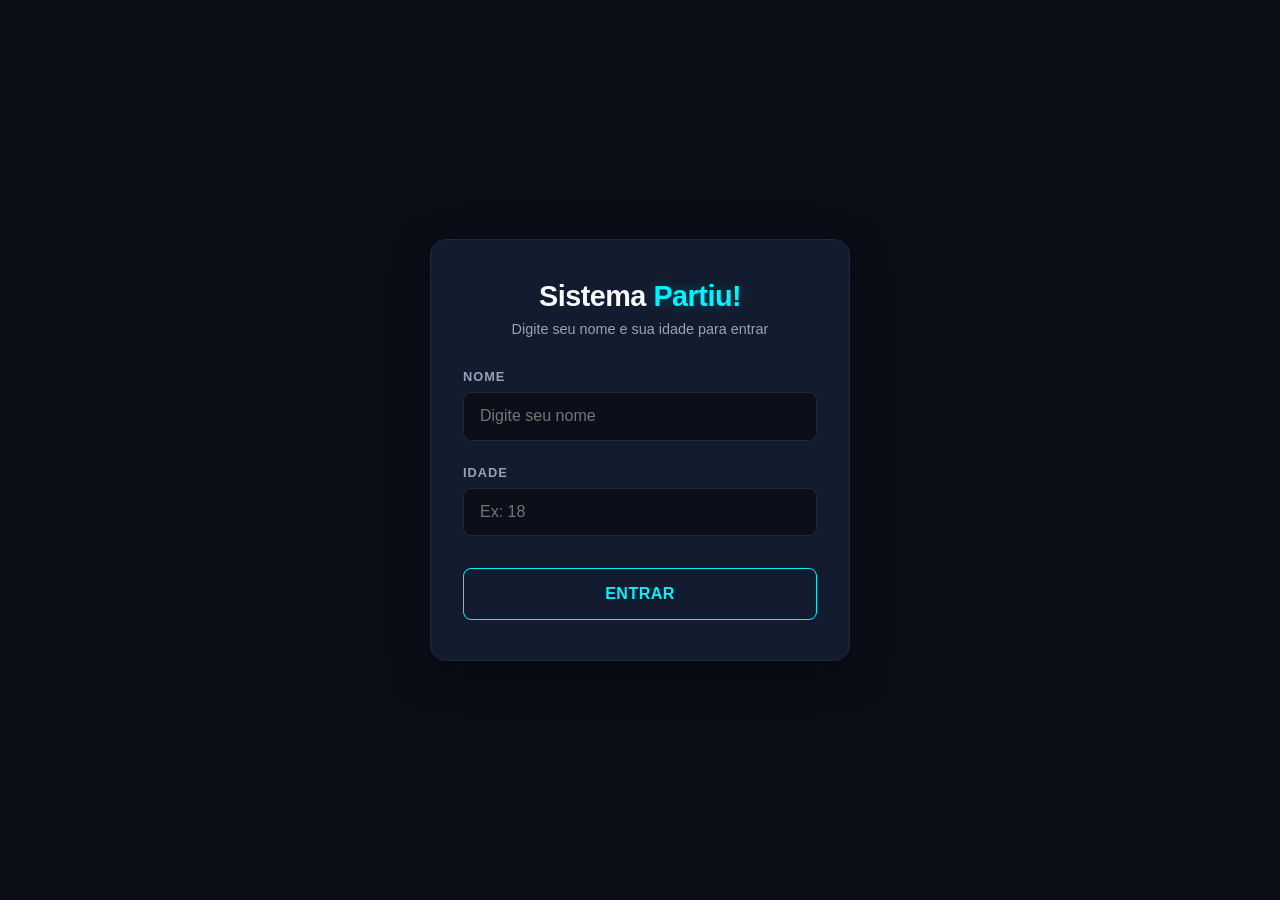
<file: Sistema_Partiu/index.html>
<!doctype html>
<html lang="pt-BR">
  <head>
    <meta charset="UTF-8" />
    <meta name="viewport" content="width=device-width, initial-scale=1.0" />
    <title>Login - Partiu!</title>
    <link rel="stylesheet" href="style.css" />
  </head>
  <body>
    <main class="login-wrapper">
      <section class="login-card">
        <header class="login-header">
          <h1>Sistema <span class="brand-highlight">Partiu!</span></h1>
          <p>Digite seu nome e sua idade para entrar</p>
        </header>
        
        <form class="login-form">
          <div class="linha-form">
            <label for="nome">Nome</label>
            <input type="text" id="nome" name="nome" placeholder="Digite seu nome" required autocomplete="off" />
          </div>

          <div class="linha-form">
            <label for="idade">Idade</label>
            <input type="number" id="idade" name="idade" min="1" max="120" placeholder="Ex: 18" required />

          </div>
          <button onclick="onLogin(event)"class="btn-submit">Entrar</button> 
        </form>
      </section>
    </main>
    <script src="login.js"></script> <!-- geralmente script no final do body para carregar o html primeiro. -->
  </body>
</html>
</file>
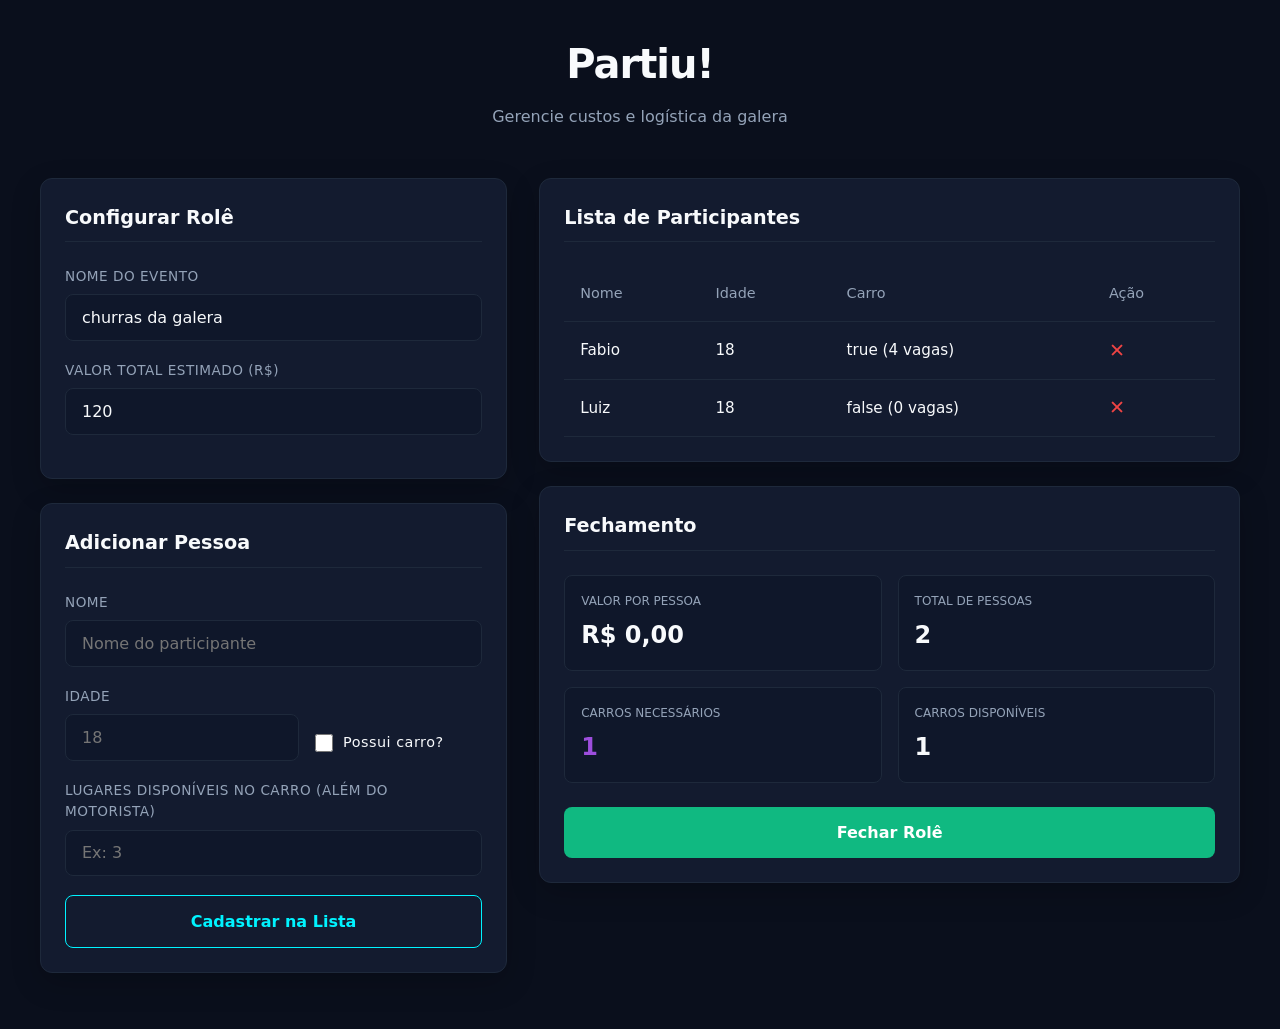
<file: Sistema_Partiu/gerenciamento/gerenciar.html>
<!DOCTYPE html>
<html lang="pt-BR">
<head>
    <meta charset="UTF-8">
    <meta name="viewport" content="width=device-width, initial-scale=1.0">
    <title>Gerenciador de Rolê</title>
    <link rel="stylesheet" href="gerenciar.css">
</head>
<body>
    <main class="container">
        <header class="header">
            <h1>Partiu!</h1>
            <p>Gerencie custos e logística da galera</p>
        </header>

        <div class="grid-layout">
            <!-- Coluna da Esquerda: Configuração e Cadastro -->
            <div class="left-col">
                <section class="card">
                    <h2>Configurar Rolê</h2>
                    <div class="form-group">
                        <label for="role-name">Nome do evento</label>
                        <input type="text" id="role-name" placeholder="Ex: Churras no Sítio">
                    </div>
                    <div class="form-group">
                        <label for="role-value">Valor total estimado (R$)</label>
                        <input type="number" id="role-value" placeholder="0.00">
                    </div>
                </section>

                <section class="card">
                    <h2>Adicionar Pessoa</h2>
                    <div class="form-group">
                        <label for="person-name">Nome</label>
                        <input type="text" id="person-name" placeholder="Nome do participante">
                    </div>
                    <div class="form-row">
                        <div class="form-group">
                            <label for="person-age">Idade</label>
                            <input type="number" id="person-age" placeholder="18">
                        </div>
                        <div class="form-group checkbox-group">
                            <label class="switch-container">
                                <input type="checkbox" id="person-car">
                                <span class="checkmark"></span>
                                Possui carro?
                            </label>
                        </div>
                    </div>
                    <div class="form-group" id="seats-group">
                        <label for="car-seats">Lugares disponíveis no carro (além do motorista)</label>
                        <input type="number" id="car-seats" placeholder="Ex: 3">
                    </div>
                    <button class="btn btn-primary">Cadastrar na Lista</button>
                </section>
            </div>

            <!-- Coluna da Direita: Lista e Fechamento -->
            <div class="right-col">
                <section class="card">
                    <h2>Lista de Participantes</h2>
                    <div class="table-container">
                        <table>
                            <thead>
                                <tr>
                                    <th>Nome</th>
                                    <th>Idade</th>
                                    <th>Carro</th>
                                    <th>Ação</th>
                                </tr>
                            </thead>
                            <tbody id="corpo-da-tabela-participantes">
                                
                            </tbody>
                            </tbody>
                        </table>
                    </div>
                </section>

                <section class="card summary-card">
                    <h2>Fechamento</h2>
                    <div class="stats-grid">
                        <div class="stat-box">
                            <span class="stat-label">Valor por Pessoa</span>
                            <span class="stat-value">R$ 0,00</span>
                        </div>
                        <div class="stat-box">
                            <span class="stat-label">Total de Pessoas</span>
                            <span class="stat-value">2</span>
                        </div>
                        <div class="stat-box warning">
                            <span class="stat-label">Carros Necessários</span>
                            <span class="stat-value">1</span>
                        </div>
                        <div class="stat-box">
                            <span class="stat-label">Carros Disponíveis</span>
                            <span class="stat-value">1</span>
                        </div>
                    </div>
                    <button class="btn btn-success">Fechar Rolê</button>
                </section>
            </div>
        </div>
    </main>
    <script src="./gerenciar.js"></script>
</body>
</html>
</file>
<file: Sistema_Partiu/style.css>
/* Definição de Variáveis e Paleta de Cores */
:root {
  --bg-main: #0a0e17;
  --bg-card: #131b2e;
  --bg-input: #0b0f19;
  --border-color: #1e293b;
  --border-hover: #00f3ff;
  
  --text-main: #f8fafc;
  --text-muted: #94a3b8;
  
  --accent-cyan: #00f3ff;
  --accent-glow: rgba(0, 243, 255, 0.25);
  
  --transition-speed: 0.25s;
}

/* Reset de Margens e Box-Sizing */
* {
  margin: 0;
  padding: 0;
  box-sizing: border-box;
  font-family: 'Segoe UI', -apple-system, BlinkMacSystemFont, Roboto, sans-serif;
}

body {
  background-color: var(--bg-main);
  color: var(--text-main);
  min-height: 100vh;
  display: flex;
  justify-content: center;
  align-items: center;
  padding: 1rem;
}

/* Wrapper de Alinhamento Central */
.login-wrapper {
  width: 100%;
  max-width: 420px;
}

/* Card do Login */
.login-card {
  background-color: var(--bg-card);
  border: 1px solid var(--border-color);
  border-radius: 16px;
  padding: 2.5rem 2rem;
  box-shadow: 0 12px 40px rgba(0, 0, 0, 0.4);
}

/* Cabeçalho */
.login-header {
  text-align: center;
  margin-bottom: 2rem;
}

.login-header h1 {
  font-size: 1.8rem;
  font-weight: 700;
  letter-spacing: -0.5px;
  margin-bottom: 0.5rem;
}

.brand-highlight {
  color: var(--accent-cyan);
  text-shadow: 0 0 12px var(--accent-glow);
}

.login-header p {
  font-size: 0.9rem;
  color: var(--text-muted);
}

/* Formulário e Inputs */
.login-form {
  display: flex;
  flex-direction: column;
  gap: 1.5rem;
}

.linha-form {
  display: flex;
  flex-direction: column;
  gap: 0.5rem;
}

.linha-form label {
  font-size: 0.8rem;
  font-weight: 600;
  text-transform: uppercase;
  letter-spacing: 1px;
  color: var(--text-muted);
}

.linha-form input {
  background-color: var(--bg-input);
  border: 1px solid var(--border-color);
  border-radius: 8px;
  color: var(--text-main);
  padding: 0.9rem 1rem;
  font-size: 1rem;
  outline: none;
  transition: border-color var(--transition-speed) ease, box-shadow var(--transition-speed) ease;
  width: 100%;
}

/* Efeito de Foco nos Inputs */
.linha-form input:focus {
  border-color: var(--border-hover);
  box-shadow: 0 0 10px var(--accent-glow);
}

/* Remove as setas padrão do input numérico para uma interface mais limpa */
.linha-form input[type="number"]::-webkit-outer-spin-button,
.linha-form input[type="number"]::-webkit-inner-spin-button {
  -webkit-appearance: none;
  margin: 0;
}
.linha-form input[type="number"] {
  -moz-appearance: textfield;
}

/* Botão de Envio */
.btn-submit {
  background-color: transparent;
  border: 1px solid var(--accent-cyan);
  border-radius: 8px;
  color: var(--accent-cyan);
  cursor: pointer;
  font-size: 1rem;
  font-weight: 600;
  padding: 1rem;
  text-transform: uppercase;
  letter-spacing: 0.5px;
  transition: all var(--transition-speed) ease;
  margin-top: 0.5rem;
}

/* Feedback Visual de Hover e Ativo no Botão */
.btn-submit:hover {
  background-color: rgba(0, 243, 255, 0.08);
  box-shadow: 0 0 15px var(--accent-glow);
}

.btn-submit:active {
  background-color: rgba(0, 243, 255, 0.15);
  transform: scale(0.98);
}
</file>
<file: Sistema_Partiu/gerenciamento/gerenciar.css>
/* Variáveis de Tema (Midnight Blue & Neon) */
:root {
    --bg-dark: #0a0f1c;
    --card-bg: #131b2f;
    --text-primary: #f8fafc;
    --text-secondary: #94a3b8;
    --accent-cyan: #00f3ff;
    --accent-purple: #9d4edd;
    --border-color: #1e293b;
    --danger: #ef4444;
    --success: #10b981;
    --input-bg: #0f172a;
}

* {
    margin: 0;
    padding: 0;
    box-sizing: border-box;
    font-family: 'Segoe UI', system-ui, sans-serif;
}

body {
    background-color: var(--bg-dark);
    color: var(--text-primary);
    line-height: 1.6;
    padding: 2rem;
}

.container {
    max-width: 1200px;
    margin: 0 auto;
}

/* Header */
.header {
    text-align: center;
    margin-bottom: 3rem;
}

.header h1 {
    font-size: 2.5rem;
    font-weight: 700;
    letter-spacing: -1px;
}

.header .highlight {
    color: var(--accent-cyan);
    text-shadow: 0 0 10px rgba(0, 243, 255, 0.3);
}

.header p {
    color: var(--text-secondary);
    margin-top: 0.5rem;
}

/* Layout Grid */
.grid-layout {
    display: grid;
    grid-template-columns: 1fr 1.5fr;
    gap: 2rem;
}

@media (max-width: 860px) {
    .grid-layout {
        grid-template-columns: 1fr;
    }
}

/* Cards */
.card {
    background-color: var(--card-bg);
    border: 1px solid var(--border-color);
    border-radius: 12px;
    padding: 1.5rem;
    margin-bottom: 1.5rem;
    box-shadow: 0 10px 30px rgba(0, 0, 0, 0.2);
}

.card h2 {
    font-size: 1.2rem;
    margin-bottom: 1.5rem;
    color: var(--text-primary);
    border-bottom: 1px solid var(--border-color);
    padding-bottom: 0.5rem;
}

/* Forms */
.form-group {
    display: flex;
    flex-direction: column;
    margin-bottom: 1.2rem;
}

.form-row {
    display: grid;
    grid-template-columns: 1fr 1fr;
    gap: 1rem;
}

label {
    font-size: 0.85rem;
    color: var(--text-secondary);
    margin-bottom: 0.4rem;
    text-transform: uppercase;
    letter-spacing: 0.5px;
}

input[type="text"],
input[type="number"] {
    background-color: var(--input-bg);
    border: 1px solid var(--border-color);
    color: var(--text-primary);
    padding: 0.8rem 1rem;
    border-radius: 8px;
    font-size: 1rem;
    outline: none;
    transition: all 0.3s ease;
}

input:focus {
    border-color: var(--accent-cyan);
    box-shadow: 0 0 8px rgba(0, 243, 255, 0.2);
}

/* Custom Checkbox */
.checkbox-group {
    justify-content: flex-end;
}

.switch-container {
    display: flex;
    align-items: center;
    cursor: pointer;
    font-size: 0.9rem;
    color: var(--text-primary);
    text-transform: none;
}

.switch-container input {
    margin-right: 10px;
    accent-color: var(--accent-cyan);
    width: 18px;
    height: 18px;
    cursor: pointer;
}

/* Buttons */
.btn {
    width: 100%;
    padding: 1rem;
    border: none;
    border-radius: 8px;
    font-size: 1rem;
    font-weight: 600;
    cursor: pointer;
    transition: all 0.3s ease;
}

.btn-primary {
    background-color: transparent;
    color: var(--accent-cyan);
    border: 1px solid var(--accent-cyan);
}

.btn-primary:hover {
    background-color: rgba(0, 243, 255, 0.1);
    box-shadow: 0 0 15px rgba(0, 243, 255, 0.3);
}

.btn-success {
    background-color: var(--success);
    color: #fff;
    margin-top: 1.5rem;
}

.btn-success:hover {
    filter: brightness(1.1);
    box-shadow: 0 0 15px rgba(16, 185, 129, 0.4);
}

.btn-icon {
    background: transparent;
    border: none;
    cursor: pointer;
    font-size: 1.2rem;
    display: flex;
    align-items: center;
    justify-content: center;
    transition: color 0.2s;
}

.btn-danger {
    color: var(--danger);
}

.btn-danger:hover {
    color: #ff7070;
    text-shadow: 0 0 8px rgba(239, 68, 68, 0.5);
}

/* Table */
.table-container {
    overflow-x: auto;
}

table {
    width: 100%;
    border-collapse: collapse;
}

th, td {
    padding: 1rem;
    text-align: left;
    border-bottom: 1px solid var(--border-color);
}

th {
    color: var(--text-secondary);
    font-weight: 500;
    font-size: 0.9rem;
}

td {
    font-size: 0.95rem;
}

tbody tr:hover {
    background-color: rgba(255, 255, 255, 0.02);
}

/* Resumo / Fechamento */
.stats-grid {
    display: grid;
    grid-template-columns: 1fr 1fr;
    gap: 1rem;
}

.stat-box {
    background-color: var(--input-bg);
    border: 1px solid var(--border-color);
    padding: 1rem;
    border-radius: 8px;
    display: flex;
    flex-direction: column;
}

.stat-label {
    font-size: 0.75rem;
    color: var(--text-secondary);
    text-transform: uppercase;
    margin-bottom: 0.3rem;
}

.stat-value {
    font-size: 1.5rem;
    font-weight: 700;
    color: var(--text-primary);
}

.stat-box.warning .stat-value {
    color: var(--accent-purple);
}
</file>
